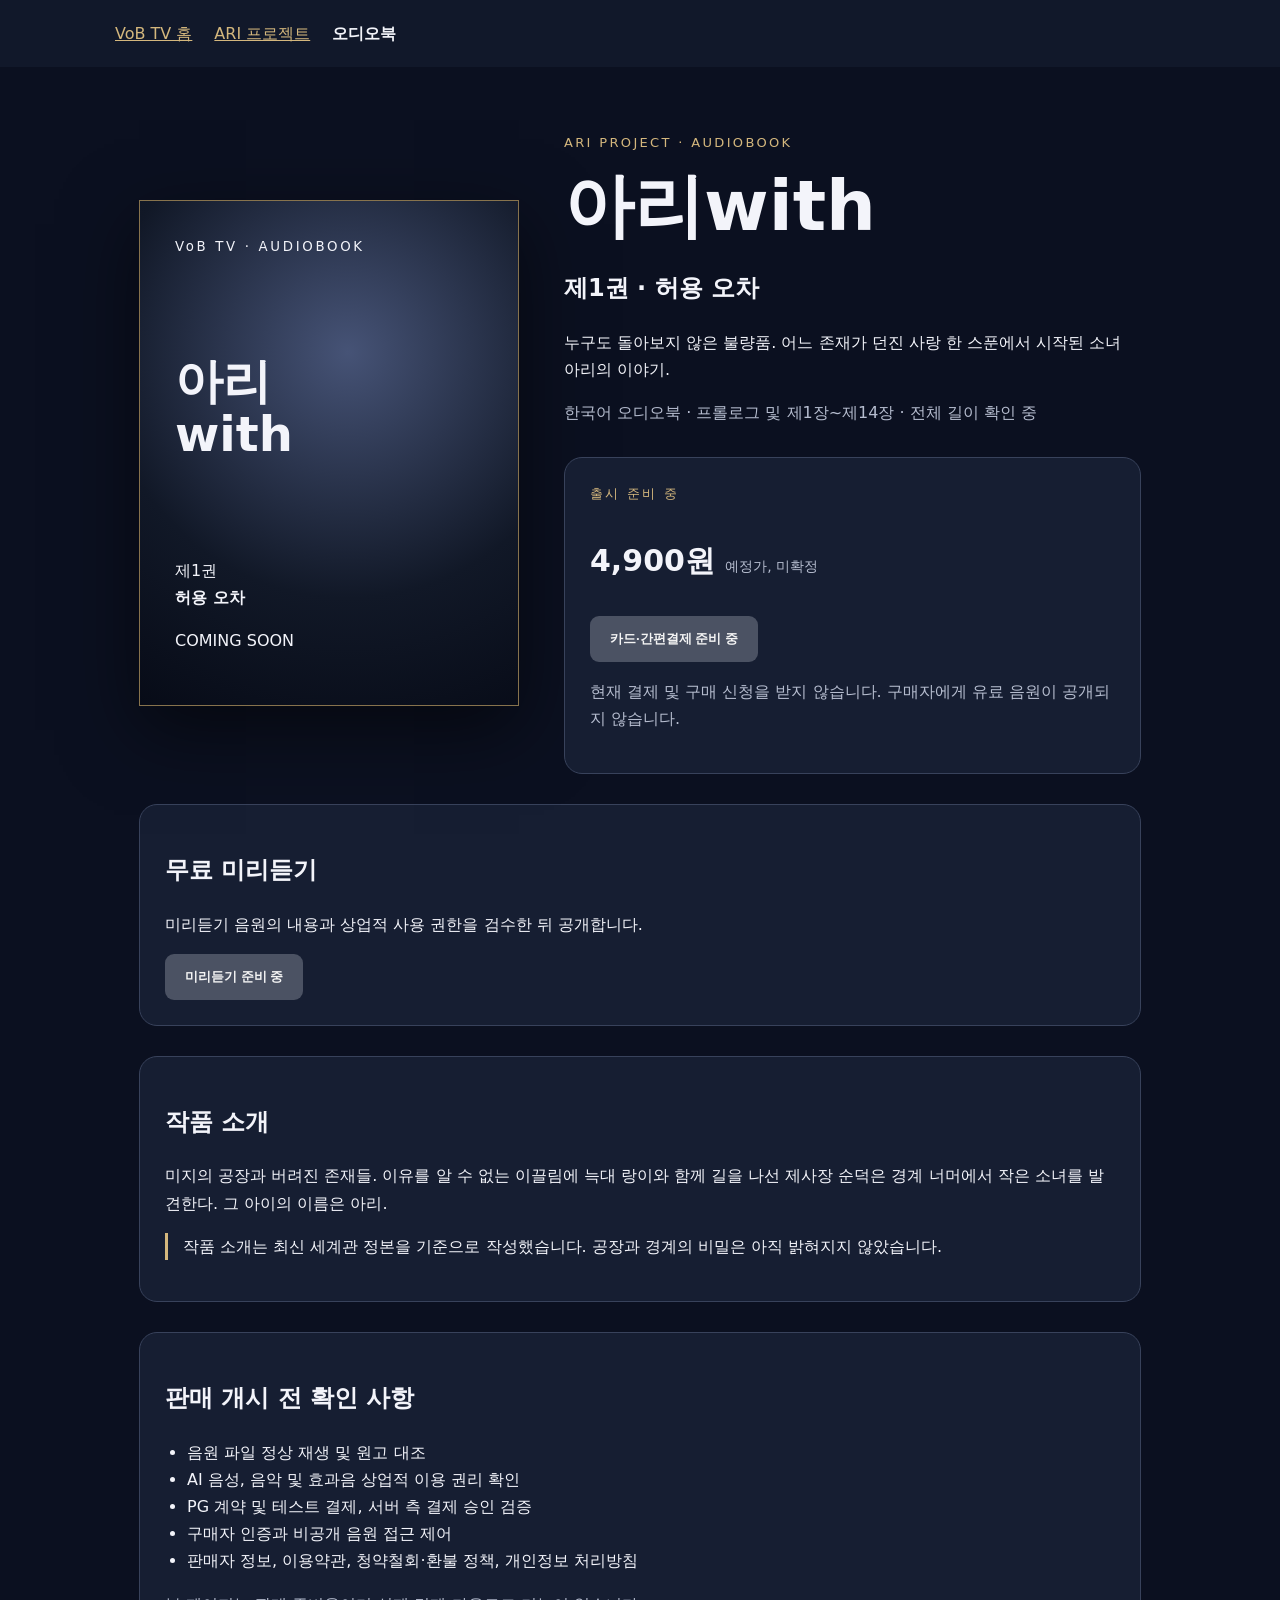
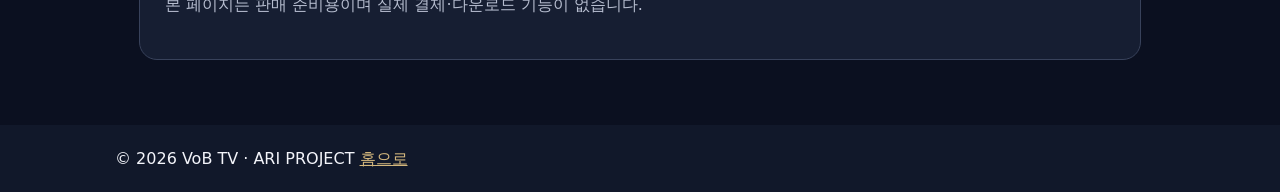
<file: audiobook.html>
<!doctype html>
<html lang="ko"><head><meta charset="utf-8"><meta name="viewport" content="width=device-width,initial-scale=1">
<title>《아리with》 오디오북 | VoB TV</title><meta name="description" content="VoB TV ARI 프로젝트 오디오북 제1권 허용 오차 출시 준비 페이지">
<style>
:root{color-scheme:dark;font-family:system-ui,'Noto Sans KR',sans-serif}*{box-sizing:border-box}body{margin:0;background:#0b1020;color:#f3f4fa;line-height:1.7}header,footer{padding:20px max(24px,calc((100% - 1050px)/2));background:#11182a}a{color:#d4b77d}nav a{margin-right:22px}main{max-width:1050px;margin:auto;padding:65px 24px}h1{font-size:clamp(36px,6vw,70px);line-height:1.2;margin:10px 0 20px}.tag{color:#d4b77d;letter-spacing:.18em;font-size:13px}.layout{display:grid;grid-template-columns:minmax(240px,380px) 1fr;gap:45px;align-items:center}.cover{aspect-ratio:3/4;border:1px solid #87734d;background:radial-gradient(circle at 55% 30%,#465376,#111827 60%,#070b17);display:flex;flex-direction:column;justify-content:space-between;padding:35px;box-shadow:0 24px 70px #0008}.cover strong{font-size:48px;line-height:1.1}.cover small{letter-spacing:.2em}.panel{background:#161e32;border:1px solid #38425b;border-radius:18px;padding:25px;margin-top:30px}.price{font-size:30px;font-weight:800}.muted{color:#b6bdcf}button{padding:14px 20px;border:0;border-radius:9px;font-weight:700;background:#4b5263;color:#f4f4f4;cursor:not-allowed}audio{width:100%;margin-top:10px}.note{border-left:3px solid #d4b77d;padding-left:15px}ul{padding-left:22px}@media(max-width:740px){.layout{grid-template-columns:1fr}.cover{max-width:360px}main{padding-top:35px}}
</style></head><body>
<header><nav aria-label="사이트 메뉴"><a href="index.html">VoB TV 홈</a><a href="ari.html">ARI 프로젝트</a><strong>오디오북</strong></nav></header>
<main><div class="layout"><div class="cover" role="img" aria-label="아리with 오디오북 임시 타이포그래피 표지"><small>VoB TV · AUDIOBOOK</small><strong>아리<br>with</strong><div>제1권<br><b>허용 오차</b><p>COMING SOON</p></div></div>
<div><div class="tag">ARI PROJECT · AUDIOBOOK</div><h1>아리with</h1><h2>제1권 · 허용 오차</h2><p>누구도 돌아보지 않은 불량품. 어느 존재가 던진 사랑 한 스푼에서 시작된 소녀 아리의 이야기.</p><p class="muted">한국어 오디오북 · 프롤로그 및 제1장~제14장 · 전체 길이 확인 중</p><div class="panel"><div class="tag">출시 준비 중</div><p class="price">4,900원 <span class="muted" style="font-size:14px;font-weight:400">예정가, 미확정</span></p><button type="button" disabled aria-disabled="true">카드·간편결제 준비 중</button><p class="muted">현재 결제 및 구매 신청을 받지 않습니다. 구매자에게 유료 음원이 공개되지 않습니다.</p></div></div></div>
<section class="panel"><h2>무료 미리듣기</h2><p>미리듣기 음원의 내용과 상업적 사용 권한을 검수한 뒤 공개합니다.</p><button type="button" disabled>미리듣기 준비 중</button></section>
<section class="panel"><h2>작품 소개</h2><p>미지의 공장과 버려진 존재들. 이유를 알 수 없는 이끌림에 늑대 랑이와 함께 길을 나선 제사장 순덕은 경계 너머에서 작은 소녀를 발견한다. 그 아이의 이름은 아리.</p><p class="note">작품 소개는 최신 세계관 정본을 기준으로 작성했습니다. 공장과 경계의 비밀은 아직 밝혀지지 않았습니다.</p></section>
<section class="panel"><h2>판매 개시 전 확인 사항</h2><ul><li>음원 파일 정상 재생 및 원고 대조</li><li>AI 음성, 음악 및 효과음 상업적 이용 권리 확인</li><li>PG 계약 및 테스트 결제, 서버 측 결제 승인 검증</li><li>구매자 인증과 비공개 음원 접근 제어</li><li>판매자 정보, 이용약관, 청약철회·환불 정책, 개인정보 처리방침</li></ul><p class="muted">본 페이지는 판매 준비용이며 실제 결제·다운로드 기능이 없습니다.</p></section></main>
<footer>© 2026 VoB TV · ARI PROJECT <a href="index.html">홈으로</a></footer></body></html>
</file>
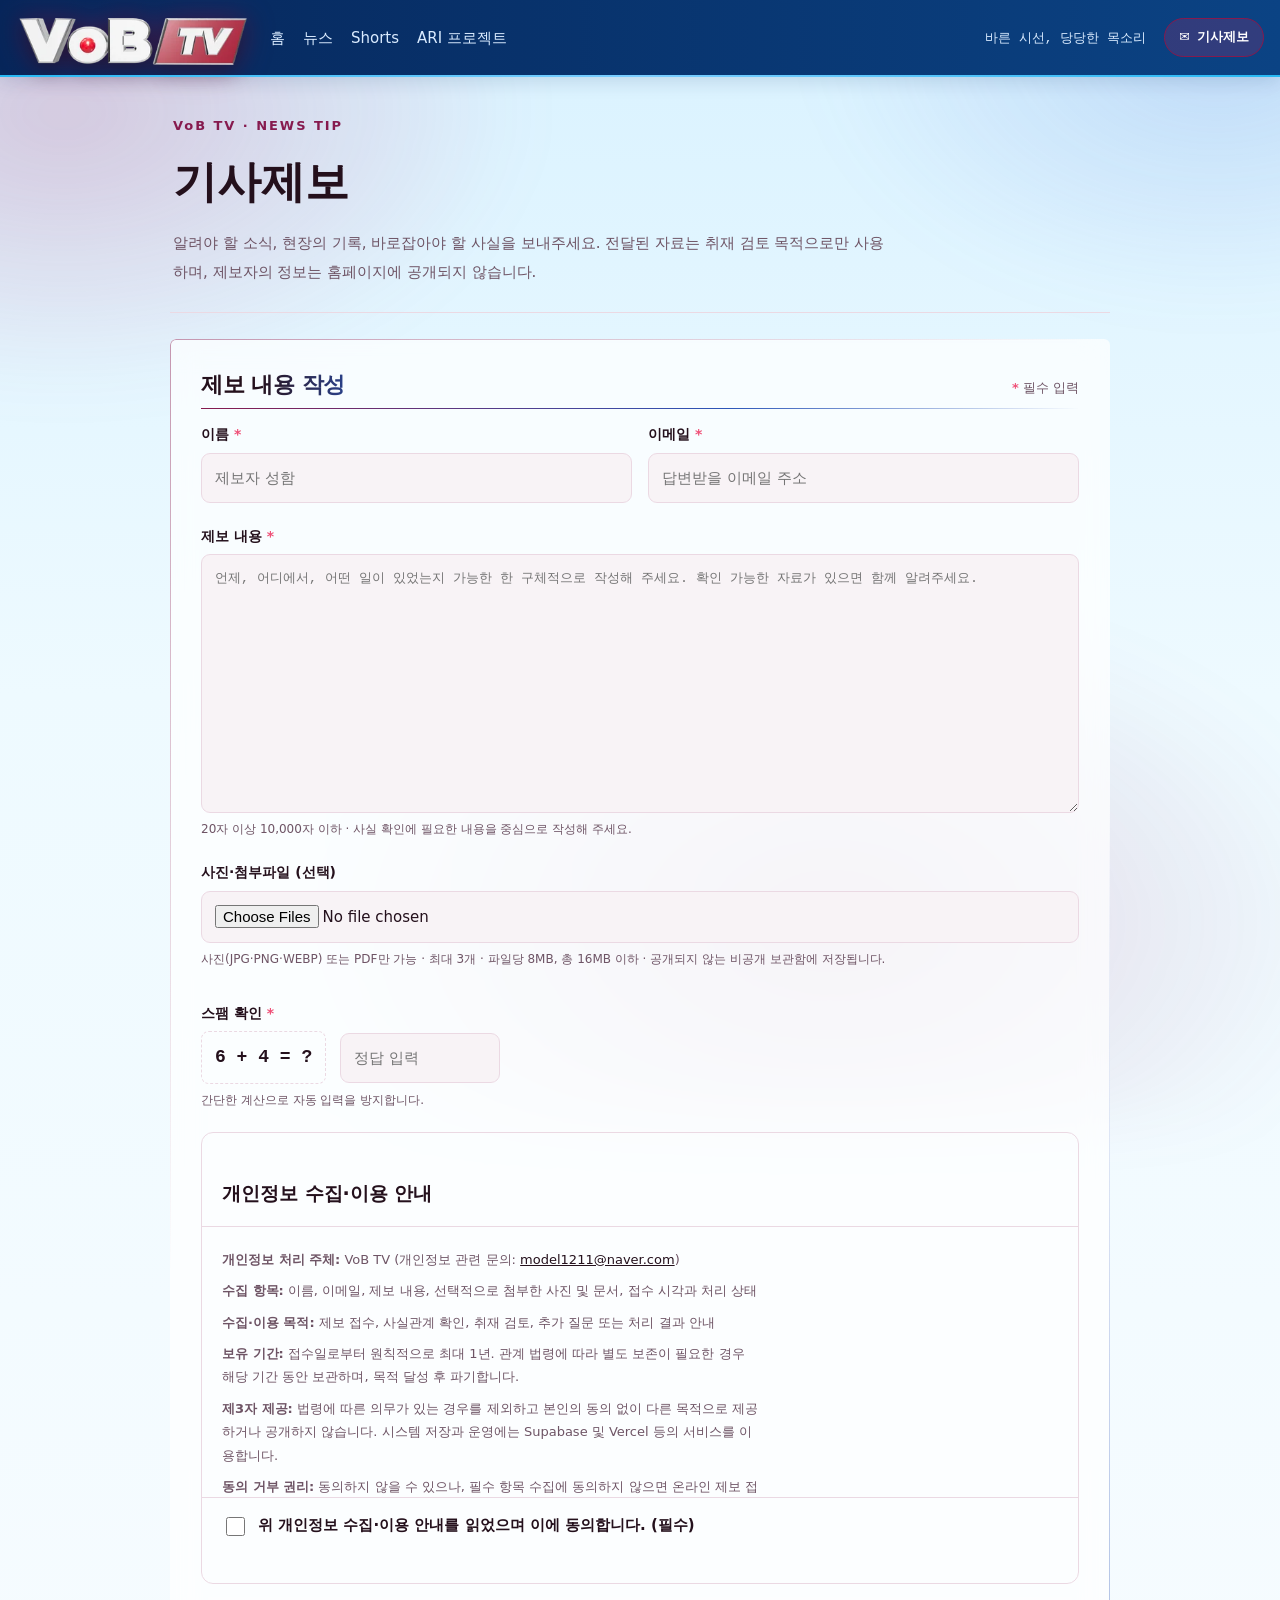
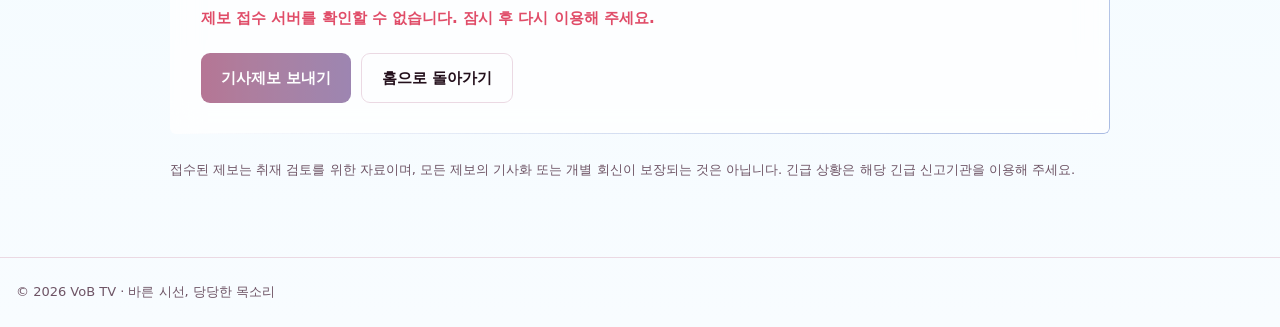
<file: tip.html>
<!doctype html>
<html lang="ko">
<head>
<meta charset="utf-8">
<meta name="viewport" content="width=device-width, initial-scale=1, viewport-fit=cover">
<title>기사제보 · VoB TV</title>
<meta name="description" content="VoB TV 기사제보. 시민의 목소리, 현장 이야기, 사진과 자료를 안전하게 보내주세요.">
<link rel="icon" href="/favicon.ico" sizes="any">
<link rel="icon" href="/favicon.svg" type="image/svg+xml">
<link rel="stylesheet" href="css/site.css?v=20261011-tips1">
<link rel="stylesheet" href="css/tip.css?v=20261011-tips1">
</head>
<body>
<header>
  <div class="wrap bar">
    <a class="logo" href="index.html" aria-label="VoB TV 홈"><span class="l3d"><i class="spin" role="img" aria-label="VoB TV"></i></span><small>Victory Begins with Our Voice</small></a>
    <button class="menu-toggle" type="button" aria-expanded="false" aria-controls="siteNav" hidden><span aria-hidden="true">☰</span> 메뉴</button>
    <nav id="siteNav" aria-label="분야"><a href="index.html">홈</a><a href="index.html#newsSec">뉴스</a><a href="index.html#shorts">Shorts</a><a href="ari.html">ARI 프로젝트</a></nav>
    <span class="clock tip-header-note">바른 시선, 당당한 목소리</span>
    <a class="tip-header-link" href="tip.html" aria-current="page"><span aria-hidden="true">✉</span> 기사제보</a>
  </div>
</header>
<main class="wrap tip-layout">
  <section class="tip-intro">
    <span class="tip-eyebrow">VoB TV · NEWS TIP</span>
    <h1>기사제보</h1>
    <p>알려야 할 소식, 현장의 기록, 바로잡아야 할 사실을 보내주세요. 전달된 자료는 취재 검토 목적으로만 사용하며, 제보자의 정보는 홈페이지에 공개되지 않습니다.</p>
  </section>
  <section class="studio tip-panel" aria-labelledby="tipFormHeading">
    <div class="sechead"><h2 id="tipFormHeading">제보 내용 작성</h2><span><b class="tip-required">*</b> 필수 입력</span></div>
    <form id="tipForm" novalidate>
      <div class="tip-two">
        <div class="field"><label for="tipName">이름 <span class="tip-required">*</span></label><input id="tipName" name="name" autocomplete="name" maxlength="80" required placeholder="제보자 성함"></div>
        <div class="field"><label for="tipEmail">이메일 <span class="tip-required">*</span></label><input id="tipEmail" name="email" type="email" autocomplete="email" maxlength="254" required placeholder="답변받을 이메일 주소"></div>
      </div>
      <div class="field"><label for="tipContent">제보 내용 <span class="tip-required">*</span></label><textarea id="tipContent" name="content" rows="10" required minlength="20" maxlength="10000" placeholder="언제, 어디에서, 어떤 일이 있었는지 가능한 한 구체적으로 작성해 주세요. 확인 가능한 자료가 있으면 함께 알려주세요."></textarea><small>20자 이상 10,000자 이하 · 사실 확인에 필요한 내용을 중심으로 작성해 주세요.</small></div>
      <div class="field">
        <label for="tipFiles">사진·첨부파일 (선택)</label>
        <input id="tipFiles" type="file" accept="image/jpeg,image/png,image/webp,application/pdf,.jpg,.jpeg,.png,.webp,.pdf" multiple>
        <small>사진(JPG·PNG·WEBP) 또는 PDF만 가능 · 최대 3개 · 파일당 8MB, 총 16MB 이하 · 공개되지 않는 비공개 보관함에 저장됩니다.</small>
        <ul id="tipFileList" class="tip-file-list" aria-live="polite"></ul>
      </div>
      <div class="tip-honeypot" aria-hidden="true"><label for="tipWebsite">홈페이지 주소 (입력하지 마세요)</label><input type="text" id="tipWebsite" name="website" tabindex="-1" autocomplete="off"></div>
      <div class="field tip-spam"><label for="tipCaptcha">스팸 확인 <span class="tip-required">*</span></label><div class="tip-captcha"><span id="tipQuestion"></span><input id="tipCaptcha" type="text" inputmode="numeric" maxlength="3" required autocomplete="off" aria-describedby="tipCaptchaInfo" placeholder="정답 입력"></div><small id="tipCaptchaInfo">간단한 계산으로 자동 입력을 방지합니다.</small></div>
      <section class="tip-privacy" aria-labelledby="privacyHeading">
        <h2 id="privacyHeading">개인정보 수집·이용 안내</h2>
        <div class="tip-privacy-scroll">
          <p><strong>개인정보 처리 주체:</strong> VoB TV (개인정보 관련 문의: <a href="mailto:model1211@naver.com">model1211@naver.com</a>)</p>
          <p><strong>수집 항목:</strong> 이름, 이메일, 제보 내용, 선택적으로 첨부한 사진 및 문서, 접수 시각과 처리 상태</p>
          <p><strong>수집·이용 목적:</strong> 제보 접수, 사실관계 확인, 취재 검토, 추가 질문 또는 처리 결과 안내</p>
          <p><strong>보유 기간:</strong> 접수일로부터 원칙적으로 최대 1년. 관계 법령에 따라 별도 보존이 필요한 경우 해당 기간 동안 보관하며, 목적 달성 후 파기합니다.</p>
          <p><strong>제3자 제공:</strong> 법령에 따른 의무가 있는 경우를 제외하고 본인의 동의 없이 다른 목적으로 제공하거나 공개하지 않습니다. 시스템 저장과 운영에는 Supabase 및 Vercel 등의 서비스를 이용합니다.</p>
          <p><strong>동의 거부 권리:</strong> 동의하지 않을 수 있으나, 필수 항목 수집에 동의하지 않으면 온라인 제보 접수가 어렵습니다.</p>
          <p><strong>정보 관련 요청:</strong> 수집 정보의 열람·정정·삭제 등은 위 문의 이메일로 요청할 수 있습니다. 민감한 개인정보나 타인의 정보를 불필요하게 기재하지 않도록 주의해 주세요.</p>
        </div>
        <label class="tip-consent"><input type="checkbox" id="tipConsent" required><span>위 개인정보 수집·이용 안내를 읽었으며 이에 동의합니다. <strong>(필수)</strong></span></label>
      </section>
      <div id="tipMessage" class="tip-message" role="status" aria-live="polite"></div>
      <div class="tip-actions"><button class="btn" id="tipSubmit" type="submit">기사제보 보내기</button><a class="btn ghost" href="index.html">홈으로 돌아가기</a></div>
    </form>
  </section>
  <p class="tip-footnote">접수된 제보는 취재 검토를 위한 자료이며, 모든 제보의 기사화 또는 개별 회신이 보장되는 것은 아닙니다. 긴급 상황은 해당 긴급 신고기관을 이용해 주세요.</p>
</main>
<footer><div class="wrap">© 2026 VoB TV · 바른 시선, 당당한 목소리</div></footer>
<script src="js/supabase-vendor.js"></script>
<script src="js/nav.js?v=20261008-ari1"></script>
<script src="js/config.js?v=20261008-ari1"></script>
<script src="js/data.js?v=20261011-ari-manual-only"></script>
<script src="js/tip.js?v=20261011-tips3"></script>
</body>
</html>
</file>
<file: css/site.css>
/* 레이아웃: AI 배너 → 대형 방송 플레이어 + 편성표 → AI 브리핑 → 속보 자막 → 숏츠 → 기사 → (관리자 전용) 영상 등록 */
:root{
  --bg:#160a12; --surface:#22101c; --ink:#f7eef3; --muted:#b99cad; --line:#3e1d31;
  --brand:#b62c68; --brand-ink:#ffffff; --glow:#7fa2e8; --onair:#e0284f; --stage:#000;
  --display:"Nanum Myeongjo","AppleMyungjo","Batang",serif;
  --logo:"Playfair Display","Nanum Myeongjo",Georgia,serif;
  --tech:"Chakra Petch","IBM Plex Mono",ui-monospace,monospace;
  --body:"IBM Plex Sans KR","Apple SD Gothic Neo","Malgun Gothic",system-ui,sans-serif;
  --mono:"IBM Plex Mono",ui-monospace,Menlo,monospace;
  color-scheme:dark;
}
@media (prefers-color-scheme: light){:root:not([data-theme="dark"]){
  --bg:#f8f3f6; --surface:#ffffff; --ink:#24101c; --muted:#6e5465; --line:#ebd9e3;
  --brand:#861a4e; --brand-ink:#ffffff; --glow:#2c4a94; --onair:#c8102e; --blue:#2c56b8; color-scheme:light}}
:root[data-theme="light"]{
  --bg:#f8f3f6; --surface:#ffffff; --ink:#24101c; --muted:#6e5465; --line:#ebd9e3;
  --brand:#861a4e; --brand-ink:#ffffff; --glow:#2c4a94; --onair:#c8102e; --blue:#2c56b8; color-scheme:light}
*{box-sizing:border-box}
body{margin:0;background:var(--bg);color:var(--ink);font:15px/1.6 var(--body)}
a{color:inherit}
button,input,select{font:inherit;color:inherit}
:focus-visible{outline:2px solid var(--brand);outline-offset:2px}
.wrap{max-width:1280px;margin:0 auto;padding-inline:16px}

/* 상단 바 */
header{background:var(--surface);border-bottom:1px solid var(--line);position:sticky;top:env(safe-area-inset-top,0px);z-index:10}
.bar{display:flex;align-items:center;gap:24px;min-height:60px;flex-wrap:wrap}
.logo{font:900 34px/1 var(--logo);letter-spacing:-.5px;text-decoration:none;display:flex;align-items:baseline;gap:2px}
.logo b{color:var(--brand);font-weight:900;font-style:italic}
.logo small{font:500 11px var(--mono);color:var(--muted);margin-left:8px;letter-spacing:.08em}
nav{display:flex;gap:18px;flex-wrap:wrap;flex:1;min-width:0}
nav a{text-decoration:none;font-weight:500;color:var(--muted)}
nav a:hover,nav a[aria-current]{color:var(--ink)}
.clock{font:500 13px var(--mono);color:var(--muted);font-variant-numeric:tabular-nums}

/* 방송 영역 */
.broadcast{display:grid;grid-template-columns:minmax(0,1fr) 320px;gap:20px;padding-block:20px}
@media (max-width:960px){.broadcast{grid-template-columns:1fr}}
.player{background:var(--stage);border-radius:6px;overflow:hidden;position:relative;aspect-ratio:16/9;max-width:100%}
.player canvas,.player video,.player iframe{position:absolute;inset:0;width:100%;height:100%;border:0;display:block;background:#000}
.player .notice{position:absolute;inset:0;display:grid;place-content:center;gap:10px;text-align:center;padding:24px;color:#e8ecf5;background:radial-gradient(circle at 50% 40%,#1a2546,#05080f)}
.player .notice a{color:#9fb3ff}
.badge{display:inline-flex;align-items:center;gap:6px;font:700 12px var(--body);letter-spacing:.08em;padding:3px 8px;border-radius:3px;background:var(--onair);color:#fff}
.badge::before{content:"";width:7px;height:7px;border-radius:50%;background:#fff;animation:blink 1.2s infinite}
.badge.vod{background:transparent;color:var(--glow);box-shadow:inset 0 0 0 1px var(--glow)}
.badge.vod::before{display:none}
@keyframes blink{50%{opacity:.25}}
.nowinfo{display:flex;gap:12px;align-items:flex-start;padding-top:14px;flex-wrap:wrap}
.nowinfo h1{font:26px/1.3 var(--display);margin:0;text-wrap:balance;flex:1;min-width:0;font-weight:800}
.nowinfo p{margin:14px 0 0;color:var(--muted);flex-basis:100%}
.srcline{font:500 12px var(--mono);color:var(--muted)}

/* 편성표 */
aside{background:var(--surface);border:1px solid var(--line);border-radius:6px;display:flex;flex-direction:column;min-width:0}
aside h2{font:18px var(--display);font-weight:800;margin:0;padding:14px 16px;border-bottom:1px solid var(--line)}
.lineup{list-style:none;margin:0;padding:0;overflow:auto;max-height:520px}
.lineup button{all:unset;box-sizing:border-box;cursor:pointer;display:grid;grid-template-columns:52px 1fr;gap:10px;padding:12px 16px;width:100%;border-bottom:1px solid var(--line)}
.lineup button:hover{background:var(--bg)}
.lineup button[aria-pressed="true"]{background:var(--bg);box-shadow:inset 3px 0 0 var(--brand)}
.lineup time{font:500 12px var(--mono);color:var(--muted);padding-top:3px}
.lineup strong{display:block;font-weight:700;line-height:1.4}
.lineup span{font-size:12px;color:var(--muted)}
.tag{font:700 10px var(--body);letter-spacing:.06em;padding:1px 5px;border-radius:2px;margin-right:6px;vertical-align:1px}
.tag.live{background:var(--onair);color:#fff}
.tag.vod{border:1px solid var(--line);color:var(--muted)}

/* 속보 자막 */
.ticker{display:flex;background:#3a1030;color:#f7eef3;border-radius:4px;overflow:hidden;align-items:stretch}
.ticker b{background:#a31f5e;color:#fff;font:15px var(--display);font-weight:800;padding:8px 14px;white-space:nowrap;display:flex;align-items:center}
.ticker .track{overflow:hidden;flex:1;min-width:0;display:flex;align-items:center}
.ticker .run{white-space:nowrap;padding-left:100%;animation:crawl 40s linear infinite}
.ticker .run span{margin-right:48px}
@keyframes crawl{to{transform:translateX(-100%)}}
@media (prefers-reduced-motion:reduce){.ticker .run{animation:none;padding-left:16px}.badge::before{animation:none}}

section{padding-block:28px}
.sechead{display:flex;align-items:baseline;justify-content:space-between;gap:12px;margin-bottom:14px}
.sechead h2{font:22px var(--display);font-weight:800;margin:0}
.sechead span{font-size:13px;color:var(--muted)}

/* 숏츠 */
.shorts{display:grid;grid-auto-flow:column;grid-auto-columns:minmax(162px,188px);gap:16px;overflow-x:auto;padding:2px 2px 12px;scrollbar-width:none;-ms-overflow-style:none;scroll-snap-type:x proximity}
.shorts::-webkit-scrollbar{display:none}
.short-card{min-width:0;scroll-snap-align:start}
.short{position:relative;display:block;width:100%;padding:0;border:0;border-radius:10px;overflow:hidden;cursor:pointer;aspect-ratio:9/16;color:#fff;background-size:cover;background-position:center;box-shadow:0 1px 3px rgba(0,0,0,.16);transition:transform .18s ease,box-shadow .18s ease}
.short img{position:absolute;inset:0;width:100%;height:100%;object-fit:cover;object-position:center;display:block}
.short::after{content:"";position:absolute;inset:0;background:linear-gradient(180deg,transparent 68%,rgba(0,0,0,.16));pointer-events:none}
.short:hover{transform:translateY(-2px);box-shadow:0 6px 18px rgba(0,0,0,.22)}
.short:focus-visible,.short-title:focus-visible{outline:2px solid var(--brand);outline-offset:3px}
.short-badge{position:absolute;left:10px;bottom:10px;z-index:2;padding:4px 7px;border-radius:3px;background:rgba(0,0,0,.72);font:700 10px/1 var(--body);color:#fff}
.short-play{position:absolute;right:10px;bottom:10px;z-index:2;width:30px;height:30px;border-radius:50%;display:grid;place-items:center;background:rgba(0,0,0,.62);font-size:11px;padding-left:1px}
.short-title{display:block;width:100%;margin:9px 0 0;padding:0;border:0;background:none;color:var(--ink);cursor:pointer;text-align:left;font:600 14px/1.35 var(--body);display:-webkit-box;-webkit-line-clamp:2;-webkit-box-orient:vertical;overflow:hidden;min-height:38px}
.ari-shorts{grid-auto-columns:minmax(162px,188px)}
.ari-short-card{min-width:0;scroll-snap-align:start}
.ari-short{position:relative;display:block;width:100%;padding:0;border:0;border-radius:10px;overflow:hidden;cursor:pointer;aspect-ratio:9/16;background:var(--surface);box-shadow:0 1px 3px rgba(0,0,0,.16);transition:transform .18s ease,box-shadow .18s ease}
.ari-short img{position:absolute;inset:0;width:100%;height:100%;object-fit:cover;display:block}
.ari-short::after{content:"";position:absolute;inset:0;background:linear-gradient(180deg,transparent 68%,rgba(0,0,0,.18));pointer-events:none}
.ari-short:hover{transform:translateY(-2px);box-shadow:0 6px 18px rgba(0,0,0,.22)}
.ari-short-badge{position:absolute;left:10px;bottom:10px;z-index:2;padding:4px 7px;border-radius:3px;background:rgba(0,0,0,.72);font:700 10px/1 var(--body);color:#fff}
.ari-short-title{display:block;width:100%;margin:9px 0 0;padding:0;border:0;background:none;color:var(--ink);cursor:pointer;text-align:left;font:600 14px/1.35 var(--body);display:-webkit-box;-webkit-line-clamp:2;-webkit-box-orient:vertical;overflow:hidden;min-height:38px}
.ari-news-sec{margin-top:4px}
.ari-news-shelf{grid-auto-columns:minmax(162px,188px)}
.ari-news-home-shelf{grid-auto-columns:minmax(162px,188px)}
.ari-news-home-card{min-width:0;scroll-snap-align:start}
.ari-news-home-short{aspect-ratio:9/16}
.ari-news-home-short img{position:absolute;inset:0;width:100%;height:100%;object-fit:cover;display:block}
.ari-news-home-title{min-height:38px}
.ari-short:focus-visible,.ari-short-title:focus-visible{outline:2px solid var(--brand);outline-offset:3px}
.shorts-head h2{display:flex;align-items:center;gap:8px}
.shorts-icon{display:inline-grid;place-items:center;width:22px;height:22px;border-radius:7px;background:#111;color:#fff;font-size:10px;transform:none}

/* 기사 */
.news{display:grid;grid-template-columns:repeat(auto-fill,minmax(260px,1fr));gap:20px}
.card{display:flex;flex-direction:column;gap:8px;min-width:0}
.thumb{aspect-ratio:16/9;border-radius:4px;max-width:100%;display:flex;align-items:flex-end;padding:10px;color:#fff;font:500 11px var(--mono);letter-spacing:.06em}
.card h3{margin:0;font-size:17px;line-height:1.4;text-wrap:balance}
.card .meta{font-size:12px;color:var(--muted)}
.example{font-size:12px;color:var(--muted);margin-top:10px}

/* 영상 등록 */
.studio{background:var(--surface);border:1px solid var(--line);border-radius:6px;padding:20px;display:grid;gap:16px}
.studio p{margin:0;color:var(--muted);max-width:65ch}
.rows{display:grid;grid-template-columns:repeat(auto-fit,minmax(280px,1fr));gap:16px}
.field{display:grid;gap:6px;min-width:0}
.field label{font-weight:700;font-size:14px}
.field small{color:var(--muted);font-size:12px}
.inline{display:flex;gap:8px;flex-wrap:wrap}
.inline input[type=text],.inline input[type=url]{flex:1;min-width:0;padding:9px 11px;border:1px solid var(--line);border-radius:4px;background:var(--bg)}
.btn{padding:9px 16px;border-radius:4px;border:0;background:var(--brand);color:var(--brand-ink);font-weight:700;cursor:pointer}
.btn.ghost{background:transparent;border:1px solid var(--line);color:var(--ink)}
.msg{font-size:13px;min-height:1.4em;color:var(--muted)}
footer{border-top:1px solid var(--line);padding-block:24px;color:var(--muted);font-size:13px;margin-top:20px}
.footer-wrap{position:relative;display:flex;align-items:center;justify-content:space-between;gap:16px}
.footer-admin{margin-left:auto;color:var(--muted);font-size:12px;text-decoration:none;opacity:.72;transition:opacity .18s ease,color .18s ease}
.footer-admin:hover,.footer-admin:focus-visible{color:var(--ink);opacity:1;text-decoration:underline}
@media (max-width:760px){.footer-wrap{align-items:flex-end}.footer-admin{font-size:11px}}

/* AI 배너 */
.banner{position:relative;border-radius:10px;overflow:hidden;margin-top:16px;aspect-ratio:2560/450;max-width:100%;background:#05070d;border:1px solid var(--line)}
.banner canvas,.banner img{position:absolute;inset:0;width:100%;height:100%;object-fit:cover;display:block}
.banner .copy{position:absolute;inset:0;display:flex;flex-direction:column;justify-content:center;gap:6px;padding:0 clamp(16px,4vw,48px);color:#fff;pointer-events:none}
.banner .k{font:700 12px var(--tech);letter-spacing:.24em;color:#e7a3c4}
.banner .t{font:900 clamp(30px,5vw,64px)/1.05 var(--logo);letter-spacing:-.01em;text-shadow:0 0 28px rgba(150,26,90,.6)}
.banner .t i{color:#e0488a}
.banner .s{font-size:clamp(12px,1.4vw,15px);color:#c7d0e4;max-width:44ch}
.banner.has-img .copy{display:none}
.banner:not(.has-img){min-height:150px}
.clock,.lineup time{font-family:var(--tech)}
.logo small{font-family:var(--tech)}
.player{box-shadow:0 0 0 1px var(--line),0 20px 60px -20px rgba(182,44,104,.3)}
/* AI 브리핑 */
.ai{margin-top:16px;border:1px solid var(--line);border-radius:8px;background:linear-gradient(180deg,color-mix(in srgb,var(--brand) 7%,var(--surface)),var(--surface));padding:14px 16px;display:grid;gap:8px}
.ai header{all:unset;display:flex;align-items:center;gap:10px;flex-wrap:wrap}
.ai .chip{font:700 11px var(--tech);letter-spacing:.14em;color:var(--brand-ink);background:var(--brand);padding:2px 8px;border-radius:999px}
.ai h2{margin:0;font:16px var(--display);font-weight:800}
.ai .wave{display:flex;gap:3px;align-items:center;height:16px;margin-left:auto}
.ai .wave i{width:3px;background:var(--brand);border-radius:2px;animation:eq 1s ease-in-out infinite}
.ai .wave i:nth-child(2){animation-delay:-.2s}.ai .wave i:nth-child(3){animation-delay:-.4s}.ai .wave i:nth-child(4){animation-delay:-.6s}.ai .wave i:nth-child(5){animation-delay:-.8s}
@keyframes eq{0%,100%{height:4px}50%{height:16px}}
.ai ol{margin:0;padding-left:20px;display:grid;gap:4px}
.ai .cap{font:500 13px var(--mono);color:var(--muted);border-top:1px dashed var(--line);padding-top:8px;min-height:1.6em}
.ai .cap b{color:var(--glow);font-weight:500;margin-right:8px}
@media (prefers-reduced-motion:reduce){.ai .wave i{animation:none;height:10px}}

/* 청색 그라데이션 포인트 */
:root{--blue:#3f6fd8}
body{background:radial-gradient(900px 500px at 100% 0%,color-mix(in srgb,var(--blue) 14%,transparent),transparent 70%),radial-gradient(700px 500px at 0% 60%,color-mix(in srgb,var(--blue) 9%,transparent),transparent 70%),var(--bg);background-attachment:fixed}
body>header{border-bottom:0;box-shadow:0 1px 0 var(--line)}
body>header::after{content:"";position:absolute;left:0;right:0;bottom:-2px;height:2px;background:linear-gradient(90deg,var(--brand),var(--blue) 50%,var(--brand))}
.ticker{background:linear-gradient(90deg,#3a1030,#3a1030 55%,#1d2a63)}
.player{box-shadow:0 0 0 1px var(--line),-30px 24px 70px -30px rgba(182,44,104,.45),30px 24px 70px -30px rgba(63,111,216,.4)}
.ai{background:linear-gradient(120deg,color-mix(in srgb,var(--brand) 10%,var(--surface)),var(--surface) 55%,color-mix(in srgb,var(--blue) 12%,var(--surface)))}
.ai .chip{background:linear-gradient(90deg,var(--brand),var(--blue))}
.sechead h2{background:linear-gradient(90deg,var(--ink) 40%,color-mix(in srgb,var(--blue) 70%,var(--ink)));-webkit-background-clip:text;background-clip:text;color:transparent}
.sechead{border-bottom:1px solid transparent;border-image:linear-gradient(90deg,var(--brand),var(--blue) 60%,transparent) 1;padding-bottom:8px}
aside h2{background:linear-gradient(90deg,color-mix(in srgb,var(--brand) 18%,var(--surface)),color-mix(in srgb,var(--blue) 16%,var(--surface)))}
.lineup button[aria-pressed="true"]{box-shadow:inset 3px 0 0 var(--brand);background:linear-gradient(90deg,color-mix(in srgb,var(--brand) 10%,var(--surface)),color-mix(in srgb,var(--blue) 8%,var(--surface)))}
.btn{background:linear-gradient(90deg,var(--brand),color-mix(in srgb,var(--brand) 55%,var(--blue)))}

/* 광고 영역 */
aside.ads{background:none;border:0;gap:12px}
.adslot{position:relative;aspect-ratio:300/125;max-width:100%;border-radius:8px;display:grid;place-content:center;gap:2px;text-align:center;padding:10px;
  background:linear-gradient(140deg,color-mix(in srgb,var(--brand) 22%,var(--surface)),var(--surface) 55%,color-mix(in srgb,var(--blue) 20%,var(--surface)));
  border:1px dashed color-mix(in srgb,var(--brand) 45%,var(--line))}
.adslot strong{font:800 17px var(--display)}
.adslot small{font:500 12px var(--mono);color:var(--muted)}
.adslot em{font-style:normal;font-size:13px;color:var(--muted)}
.adtag{position:absolute;top:8px;right:8px;font:700 10px var(--tech);letter-spacing:.12em;padding:1px 6px;border-radius:3px;border:1px solid var(--line);color:var(--muted)}
@media (max-width:960px){aside.ads{display:grid;grid-template-columns:repeat(auto-fit,minmax(260px,1fr))}}
/* 편성표 (가로 줄) */
.sched{padding-block:20px 0}
.lineup.row{display:grid;grid-template-columns:repeat(auto-fit,minmax(min(100%,190px),1fr));gap:10px;overflow:visible;max-height:none}
.lineup.row button{grid-template-columns:44px 1fr;gap:8px;padding:12px}
.lineup.row .tag{display:table;margin:0 0 4px}
.lineup.row strong{text-wrap:balance}
.lineup.row button{border:1px solid var(--line);border-radius:6px;background:var(--surface);height:100%}

/* ===== 세련된 AI 스타일 ===== */
@property --ang{syntax:"<angle>";inherits:false;initial-value:0deg}
:root{--glass:color-mix(in srgb,var(--surface) 62%,transparent);--edge1:rgba(214,66,138,.7);--edge2:rgba(80,130,240,.6)}
@media (prefers-color-scheme: light){:root:not([data-theme="dark"]){--glass:color-mix(in srgb,#fff 72%,transparent);--edge1:rgba(134,26,78,.45);--edge2:rgba(44,86,184,.4)}}
:root[data-theme="light"]{--glass:color-mix(in srgb,#fff 72%,transparent);--edge1:rgba(134,26,78,.45);--edge2:rgba(44,86,184,.4)}
/* 은은하게 움직이는 배경 빛 + 격자 */
body::before{content:"";position:fixed;inset:-25%;z-index:-2;pointer-events:none;
  background:radial-gradient(35% 30% at 20% 25%,rgba(182,44,104,.22),transparent 70%),radial-gradient(30% 28% at 80% 20%,rgba(63,111,216,.18),transparent 70%),radial-gradient(40% 35% at 60% 85%,rgba(140,30,90,.16),transparent 70%);
  filter:blur(30px);animation:drift 28s ease-in-out infinite alternate}
body::after{content:"";position:fixed;inset:0;z-index:-1;pointer-events:none;
  background-image:linear-gradient(rgba(255,255,255,.025) 1px,transparent 1px),linear-gradient(90deg,rgba(255,255,255,.025) 1px,transparent 1px);background-size:44px 44px;
  -webkit-mask-image:radial-gradient(ellipse at 50% 0%,#000 30%,transparent 75%);mask-image:radial-gradient(ellipse at 50% 0%,#000 30%,transparent 75%)}
@keyframes drift{to{transform:translate3d(4%,3%,0) rotate(8deg)}}
/* 유리 질감 상단 바 */
body>header{background:var(--glass);-webkit-backdrop-filter:blur(18px) saturate(1.4);backdrop-filter:blur(18px) saturate(1.4)}
nav a{position:relative;transition:color .2s}
nav a::after{content:"";position:absolute;left:0;right:0;bottom:-6px;height:2px;border-radius:2px;background:linear-gradient(90deg,var(--brand),var(--blue));transform:scaleX(0);transition:transform .25s}
nav a:hover::after,nav a[aria-current]::after{transform:scaleX(1)}
/* 유리 카드 + 빛 테두리 */
.ai,.adslot,.lineup.row button,.studio,aside:not(.ads){background:var(--glass);-webkit-backdrop-filter:blur(14px);backdrop-filter:blur(14px);border:1px solid transparent;position:relative}
.ai::before,.adslot::before,.lineup.row button::before,.studio::before{content:"";position:absolute;inset:-1px;border-radius:inherit;padding:1px;pointer-events:none;
  background:linear-gradient(135deg,var(--edge1),transparent 40%,transparent 60%,var(--edge2));
  -webkit-mask:linear-gradient(#000 0 0) content-box,linear-gradient(#000 0 0);-webkit-mask-composite:xor;mask-composite:exclude}
.adslot{border-style:solid;border-radius:10px}
.lineup.row button,.ai{border-radius:10px}
/* 마우스를 따라오는 빛 */
.spot{--mx:50%;--my:50%}
.spot::after{content:"";position:absolute;inset:0;border-radius:inherit;pointer-events:none;opacity:0;transition:opacity .3s;
  background:radial-gradient(220px circle at var(--mx) var(--my),rgba(214,66,138,.16),transparent 60%)}
.spot:hover::after{opacity:1}
.lineup.row button,.adslot{transition:transform .25s,box-shadow .25s}
.lineup.row button:hover,.adslot:hover{transform:translateY(-2px);box-shadow:0 12px 30px -12px rgba(182,44,104,.45)}
/* 방송 화면: 회전하는 빛 테두리 */
.ring{position:relative;border-radius:12px;padding:2px;
  background:conic-gradient(from var(--ang),#b62c68,#3f6fd8 25%,#e0488a 50%,#3f6fd8 75%,#b62c68);animation:spin 10s linear infinite;
  box-shadow:0 0 40px -10px rgba(182,44,104,.55),0 0 60px -20px rgba(63,111,216,.5)}
.ring .player{border-radius:10px;box-shadow:none}
@keyframes spin{to{--ang:360deg}}
/* AI 브리핑 */
.ai .status{font:600 11px var(--tech);letter-spacing:.08em;padding:2px 9px;border-radius:999px;color:var(--muted);border:1px solid var(--line)}
.ai .status.busy{background:linear-gradient(90deg,var(--muted) 0%,var(--ink) 50%,var(--muted) 100%);background-size:200% 100%;-webkit-background-clip:text;background-clip:text;color:transparent;animation:shimmer 1.8s linear infinite}
@keyframes shimmer{to{background-position:-200% 0}}
.ai ol li{animation:reveal .7s ease-out both;animation-delay:var(--d,0s)}
@keyframes reveal{from{opacity:.15;transform:translateX(-10px)}to{opacity:1;transform:none}}
.caret{display:inline-block;width:7px;height:1em;vertical-align:-2px;margin-left:2px;background:var(--brand);animation:blink 1s steps(1) infinite}
/* 섹션 제목: 깔끔한 고딕 */
.sechead h2,aside h2{font-family:var(--body);font-weight:700;letter-spacing:-.02em}
/* 숏츠·기사 썸네일 */
.short,.thumb{transition:transform .3s,box-shadow .3s}
.short:hover,.card:hover .thumb{transform:translateY(-3px);box-shadow:0 16px 36px -14px rgba(63,111,216,.5)}
.short{box-shadow:inset 0 0 0 1px rgba(255,255,255,.08)}
.ticker{-webkit-backdrop-filter:blur(12px);backdrop-filter:blur(12px);box-shadow:0 0 0 1px rgba(255,255,255,.06),0 10px 30px -15px rgba(182,44,104,.5)}
@media (prefers-reduced-motion:reduce){body::before,.ring,.ai .status.busy,.ai ol li,.caret{animation:none}}

/* ===== 실제 데이터용 추가 스타일 ===== */
a.adslot{text-decoration:none;color:inherit;padding:0;overflow:hidden}
a.adslot img{position:absolute;inset:0;width:100%;height:100%;object-fit:cover;border-radius:inherit}
.thumb{background-size:cover;background-position:center;position:relative;overflow:hidden}
.thumb.img::before{content:"";position:absolute;inset:0;background:linear-gradient(transparent 50%,rgba(0,0,0,.6))}
.thumb span{position:relative}
.card a{text-decoration:none;color:inherit}
.card p{margin:0;color:var(--muted);font-size:14px;display:-webkit-box;-webkit-line-clamp:2;-webkit-box-orient:vertical;overflow:hidden}
.short{background-size:cover;background-position:center}
.videos{display:grid;grid-template-columns:repeat(auto-fill,minmax(220px,1fr));gap:16px}
.vcard{all:unset;cursor:pointer;display:grid;gap:8px;min-width:0}
.vcard .thumb{aspect-ratio:16/9;border-radius:8px}
.vcard strong{font-size:15px;line-height:1.4;display:-webkit-box;-webkit-line-clamp:2;-webkit-box-orient:vertical;overflow:hidden}
.vcard small{color:var(--muted);font-size:12px}
.vcard:focus-visible{outline:2px solid var(--brand);outline-offset:3px;border-radius:8px}
.empty{color:var(--muted);font-size:14px;padding:12px 0}
.samplenote{font-size:12px;color:var(--muted);text-align:center;padding:8px 16px;border-bottom:1px solid var(--line)}
/* 기사 상세 */
.article{max-width:760px;margin:0 auto;padding-block:32px}
.article h1{font:800 clamp(26px,4vw,38px)/1.3 var(--display);margin:8px 0 12px;text-wrap:balance}
.article .meta{color:var(--muted);font-size:13px}
.article img{width:100%;border-radius:10px;margin:20px 0}
.article .body p{font-size:17px;line-height:1.85;margin:0 0 1.1em}
.back{display:inline-block;margin-top:24px;color:var(--brand)}
/* 관리자 */
.admin{padding-block:24px;display:grid;gap:20px}
.tabs{display:flex;gap:8px;flex-wrap:wrap}
.tabs button{padding:8px 14px;border-radius:999px;border:1px solid var(--line);background:var(--glass);cursor:pointer;font-weight:600}
.tabs button[aria-selected="true"]{background:linear-gradient(90deg,var(--brand),color-mix(in srgb,var(--brand) 55%,var(--blue)));color:#fff;border-color:transparent}
.grid2{display:grid;grid-template-columns:repeat(auto-fit,minmax(240px,1fr));gap:12px}
.field input,.field select,.field textarea{width:100%;padding:9px 11px;border:1px solid var(--line);border-radius:6px;background:var(--bg);color:var(--ink)}
.field textarea{min-height:110px;resize:vertical}
.field.check{display:flex;align-items:center;gap:8px}
.field.check input{width:auto}
.rows-list{list-style:none;margin:0;padding:0;display:grid;gap:8px}
.rows-list li{display:flex;gap:12px;align-items:center;justify-content:space-between;padding:10px 14px;border:1px solid var(--line);border-radius:8px;background:var(--glass);flex-wrap:wrap}
.rows-list li div{min-width:0;flex:1}
.rows-list strong{display:block;overflow:hidden;text-overflow:ellipsis;white-space:nowrap}
.rows-list small{color:var(--muted)}
.rows-list .act{display:flex;gap:6px}
.btn.sm{padding:6px 12px;font-size:13px}
.btn.danger{background:transparent;border:1px solid var(--onair);color:var(--onair)}
.preview-img{max-width:200px;border-radius:6px;margin-top:6px}

/* ===== 3D · 4차원 효과 ===== */
.bg4d{position:fixed;inset:0;width:100%;height:100%;z-index:-1;pointer-events:none}
.ai-body{display:grid;grid-template-columns:minmax(0,1fr) 260px;gap:20px;align-items:center}
.ai-text{display:grid;gap:8px;min-width:0}
.ai-core{margin:0;position:relative;aspect-ratio:1;max-width:100%;border-radius:12px;overflow:hidden;
  background:radial-gradient(circle at 50% 50%,color-mix(in srgb,var(--brand) 14%,transparent),transparent 70%)}
.ai-core canvas{position:absolute;inset:0;width:100%;height:100%;display:block}
.ai-core figcaption{position:absolute;left:0;right:0;bottom:8px;text-align:center;font:700 10px var(--tech);letter-spacing:.22em;color:var(--muted)}
@media (max-width:700px){.ai-body{grid-template-columns:1fr}.ai-core{width:200px;justify-self:center}}
/* 3D 기울기 카드 */
.adslot,.lineup.row button,.short,.vcard,.card{transform-style:preserve-3d;will-change:transform;transition:transform .18s ease-out,box-shadow .25s}
.adslot strong,.adslot small,.adslot em{transform:translateZ(18px)}
.sources{margin-top:28px;padding-top:12px;border-top:1px solid var(--line);font-size:13px;color:var(--muted)}
.ai-tag{font:700 10px var(--tech);letter-spacing:.1em;padding:1px 6px;border-radius:999px;margin-left:6px;color:#fff;background:linear-gradient(90deg,var(--brand),var(--blue));vertical-align:1px}

/* 주요 뉴스: 4칸 × 2줄, 자동 썸네일 */
.news{grid-template-columns:repeat(4,minmax(0,1fr))}
@media (max-width:1000px){.news{grid-template-columns:repeat(2,minmax(0,1fr))}}
@media (max-width:560px){.news{grid-template-columns:1fr}}
.thumb.gen{display:block;padding:0;border:1px solid rgba(255,255,255,.08);
  background:radial-gradient(120% 90% at 85% 15%,hsl(var(--h) 70% 42% / .9),transparent 60%),
             linear-gradient(135deg,hsl(var(--h) 55% 20%),hsl(228 60% 14%) 85%)}
.thumb.gen svg{position:absolute;inset:0;width:100%;height:100%}
.thumb.gen .cube line{stroke:rgba(255,220,240,.55);stroke-width:1.2}
.thumb.gen .k{position:absolute;top:10px;left:12px;padding:2px 8px;border-radius:20px;background:rgba(0,0,0,.35);
  border:1px solid rgba(255,255,255,.2);font:600 11px var(--mono);letter-spacing:.08em}
.thumb.gen .hl{position:absolute;left:12px;right:12px;bottom:28px;font:800 15px/1.35 "Nanum Myeongjo",serif;color:#fff;
  display:-webkit-box;-webkit-line-clamp:2;-webkit-box-orient:vertical;overflow:hidden;text-shadow:0 2px 10px rgba(0,0,0,.5)}
.thumb.gen .mk{position:absolute;left:12px;bottom:9px;font:italic 900 11px "Playfair Display",serif;letter-spacing:.12em;color:rgba(255,255,255,.7)}
.thumb.gen .mk em{color:hsl(var(--h) 90% 75%)}
.thumb .ai-img,.short .ai-img{position:absolute;z-index:2;top:8px;right:8px;font:600 10px var(--mono);font-style:normal;padding:2px 6px;border-radius:10px;background:rgba(0,0,0,.45);color:rgba(255,255,255,.85)}
.art-img{margin:0 0 20px}.art-img img{width:100%;border-radius:10px;display:block}
.art-img figcaption{font-size:12px;color:var(--muted);margin-top:6px}

/* 3D 렌더 로고: 36장 장면(스프라이트). 마우스를 올리면 좌우 45도로 흔들림 */
.logo{perspective:700px;align-items:center}
.logo .l3d{position:relative;display:inline-block;line-height:0;
  transform:rotateX(var(--rx,0deg)) rotateY(var(--ry,0deg));transition:transform .4s ease-out;
  filter:drop-shadow(0 6px 10px rgba(0,0,0,.35)) drop-shadow(0 0 14px rgba(160,20,80,.4))}
.logo .spin{--fw:236px;--fh:58px;display:block;width:var(--fw);height:var(--fh);margin:6px 0 -9px;
  background:url(../assets/logo3d-spin.webp?v=5) 0 0/calc(var(--fw)*36) var(--fh) no-repeat}
.logo .spin{position:relative}
/* 형광빛 줄기가 글자 위로 좌우로 스르륵 오갑니다 (로고 모양으로만 보이게 같은 스프라이트로 가림) */
.logo .spin::after{content:"";position:absolute;inset:0;pointer-events:none;mix-blend-mode:screen;
  -webkit-mask:url(../assets/logo3d-spin.webp?v=5) 0 0/calc(var(--fw)*36) var(--fh) no-repeat;
          mask:url(../assets/logo3d-spin.webp?v=5) 0 0/calc(var(--fw)*36) var(--fh) no-repeat;
  background:linear-gradient(100deg,transparent 30%,rgba(120,255,240,.0) 36%,rgba(140,255,235,.55) 44%,rgba(255,255,255,.95) 50%,rgba(255,120,220,.55) 56%,rgba(255,120,220,0) 64%,transparent 70%) no-repeat;
  background-size:300% 100%;animation:logoSheen 3.6s ease-in-out infinite alternate}
@keyframes logoSheen{from{background-position:100% 0}to{background-position:0 0}}
.logo:hover .spin{animation:logoSpin 2.4s steps(36) infinite}
.logo .spin::after{transition:opacity .3s}
.logo:hover .spin::after{opacity:0}
@keyframes logoSpin{to{background-position:calc(var(--fw)*-36) 0}}
@media (prefers-reduced-motion:reduce){.logo:hover .spin,.logo .spin::after,.logo:hover .spin::after{animation:none}}
@media (max-width:560px){.logo .spin{--fw:179px;--fh:44px;margin:5px 0 -6px}.logo small{display:none}}
.clock{white-space:nowrap}@media (max-width:900px){.clock{font-size:11px}}

/* ARI 프로젝트 코너: 소설(세로 표지) + 영상(가로 썸네일) */
.ari-hero{padding:36px 0 20px;text-align:center}
.ari-hero .chip{display:inline-block;font:700 12px var(--tech);letter-spacing:.2em;color:var(--brand-ink);background:linear-gradient(90deg,var(--brand),var(--blue,#3f6fd8));padding:4px 12px;border-radius:999px}
.ari-hero h1{font:800 clamp(30px,5vw,48px)/1.2 var(--display);margin:12px 0 8px}
.ari-hero p{color:var(--muted);margin:0 0 18px}
.ari-tabs{display:inline-flex;gap:6px;padding:4px;border:1px solid var(--line);border-radius:999px;background:var(--surface)}
.ari-tabs button{all:unset;cursor:pointer;padding:6px 16px;border-radius:999px;font-weight:500;color:var(--muted)}
.ari-tabs button[aria-selected="true"]{background:var(--brand);color:var(--brand-ink)}
.ari-tabs button:focus-visible{outline:2px solid var(--brand);outline-offset:2px}
#ariPage[data-show="novel"] .ari-video,#ariPage[data-show="novel"] .ari-stage,#ariPage[data-show="video"] .ari-novel{display:none}
.ari-stage{max-width:960px;margin:8px auto 28px}
.ari-stage .frame{aspect-ratio:16/9;background:#000;border-radius:10px;overflow:hidden}
.ari-stage iframe{width:100%;height:100%;border:0;display:block}
.ari-stage h2{font-size:18px;margin:12px 0 0}
.ari-sec{margin-bottom:32px}
.ari-grid{display:grid;grid-template-columns:repeat(auto-fill,minmax(160px,1fr));gap:18px}
.ari-grid.wide{grid-template-columns:repeat(auto-fill,minmax(240px,1fr))}
#ariTeaser{grid-template-columns:repeat(auto-fill,minmax(200px,1fr))}
.ari-card{all:unset;cursor:pointer;display:flex;flex-direction:column;gap:6px;min-width:0;color:inherit;text-decoration:none}
.ari-card strong{font-size:16px;line-height:1.4}
.ari-card small{font-size:12px;color:var(--muted)}
.ari-card p{margin:0;color:var(--muted);font-size:14px;display:-webkit-box;-webkit-line-clamp:2;-webkit-box-orient:vertical;overflow:hidden}
.ari-card:focus-visible{outline:2px solid var(--brand);outline-offset:4px;border-radius:8px}
.ari-cover{position:relative;aspect-ratio:3/4;border-radius:8px;overflow:hidden;display:grid;place-items:center;
  background:linear-gradient(150deg,var(--brand),#3a0b26 55%,var(--blue,#3f6fd8));background-size:cover;background-position:center;
  box-shadow:inset 0 0 0 1px rgba(255,255,255,.1);transition:transform .3s,box-shadow .3s}
.ari-cover.wide{aspect-ratio:16/9}
.ari-cover b{font:800 56px var(--display);color:rgba(255,255,255,.9)}
.ari-cover .kind{position:absolute;top:8px;left:8px;font:500 11px var(--mono);background:rgba(0,0,0,.55);color:#fff;padding:1px 7px;border-radius:3px}
.ari-cover .play{width:52px;height:52px;border-radius:50%;background:rgba(0,0,0,.55);box-shadow:0 0 0 2px rgba(255,255,255,.7)}
.ari-cover .play::after{content:"";display:block;margin:15px 0 0 20px;border-style:solid;border-width:11px 0 11px 17px;border-color:transparent transparent transparent #fff}
.ari-card:hover .ari-cover{transform:translateY(-3px);box-shadow:0 16px 36px -14px rgba(63,111,216,.5)}
.ari-eps{display:flex;justify-content:space-between;gap:12px;margin-top:28px;padding-top:16px;border-top:1px solid var(--line)}
.ari-eps a{color:var(--brand);text-decoration:none;font-weight:500}
.sechead .more{font-size:13px;color:var(--brand);text-decoration:none}
@media (prefers-reduced-motion:reduce){.ari-cover{transition:none}}
.ari-read > img{display:block;max-width:100%;width:auto;max-height:620px;height:auto;margin:20px auto 28px;object-fit:contain;object-position:center;border-radius:10px}

/* Mobile layout: compact masthead, touch navigation, fluid content. */
.menu-toggle{display:none}
body>header .bar{column-gap:18px;row-gap:8px;padding-block:10px}
body>header .logo small{display:none}
body>header .clock{margin-left:auto}
main section[id]{scroll-margin-top:110px}
.article .body,.article h1,.card h3,.nowinfo h1{overflow-wrap:anywhere}
.article .body img,.article .body video,.article .body iframe{max-width:100%}
@media (max-width:760px){
  .wrap{padding-inline:max(16px,env(safe-area-inset-left));padding-right:max(16px,env(safe-area-inset-right))}
  body>header .bar{display:grid;grid-template-columns:minmax(0,1fr) auto;gap:6px 12px;min-height:0;padding-block:10px 8px}
  body>header .logo{min-width:0;width:fit-content}
  body>header .logo .spin{--fw:156px;--fh:38px;margin:0}
  body>header .clock{grid-column:1/-1;grid-row:3;margin:0;font-size:11px;line-height:1.4;white-space:normal}
  body>header nav{grid-column:1/-1;grid-row:2;display:grid;grid-template-columns:repeat(3,minmax(0,1fr));gap:4px;margin:2px 0 4px}
  body>header nav a{display:flex;align-items:center;justify-content:center;min-height:44px;padding:8px 4px;font-size:14px;line-height:1.35;text-align:center;overflow-wrap:anywhere;border-radius:6px}
  body>header nav a[aria-current]{background:color-mix(in srgb,var(--brand) 18%,transparent)}
  body>header nav a::after{bottom:3px;left:12px;right:12px}
  .nav-ready .menu-toggle{display:flex;align-items:center;justify-content:center;gap:7px;grid-column:2;grid-row:1;min-height:44px;padding:8px 12px;border:1px solid var(--line);border-radius:8px;background:var(--surface);cursor:pointer;font-size:14px}
  .nav-ready .menu-toggle[aria-expanded="false"]+nav{display:none}
  .banner{margin-top:14px}
  .broadcast{gap:20px;padding-block:16px}
  .broadcast>div{min-width:0}
  .nowinfo{gap:8px;padding-top:12px}
  .nowinfo h1{font-size:clamp(20px,5.5vw,26px);line-height:1.4}
  .badge{font-size:11px;line-height:1.5;margin-top:4px}
  .ticker b{padding:8px 12px;font-size:14px}
  aside.ads{grid-template-columns:repeat(2,minmax(0,1fr));gap:10px}
  .adslot strong{font-size:15px}
  .adslot small,.adslot em{font-size:11px}
  section{padding-block:22px}
  .sechead{flex-wrap:wrap;gap:4px 10px}
  .sechead h2{font-size:20px}
  .sechead span{font-size:12px}
  .shorts{grid-auto-columns:minmax(140px,42%);scroll-snap-type:x proximity}
  .short{scroll-snap-align:start}
  .videos{grid-template-columns:repeat(2,minmax(0,1fr));gap:16px 12px}
  .article{padding-block:24px}
  .article h1{font-size:clamp(24px,6.5vw,32px)}
  .article .body{font-size:17px;line-height:1.85}
  .ari-grid{grid-template-columns:repeat(2,minmax(0,1fr));gap:16px 12px}
  .ari-grid.wide,#ariTeaser{grid-template-columns:repeat(2,minmax(0,1fr))}
  .ari-tabs button{min-height:44px;box-sizing:border-box;display:flex;align-items:center}
  .ari-hero{padding-top:24px}
  .ari-eps{flex-wrap:wrap}
  body{background-attachment:scroll}
  body::before{animation:none;filter:none}
  .ai,.adslot,.lineup.row button{backdrop-filter:none;-webkit-backdrop-filter:none}
}
@media (max-width:380px){
  aside.ads,.videos,.ari-grid.wide,#ariTeaser{grid-template-columns:1fr}
}

/* VoB 광고 이미지: 픽셀 줄무늬/회색 여백이 생기는 3D 합성을 제거하고 전체 폭으로 표시 */
aside.ads .adslot.has-image{display:block;position:relative;flex:0 0 auto;width:100%;height:auto;min-height:0;aspect-ratio:300/125;padding:0;overflow:hidden;isolation:isolate;transform-style:flat;-webkit-backdrop-filter:none;backdrop-filter:none;background:#080a14}
aside.ads .adslot.has-image img{position:static;inset:auto;display:block;width:100%;height:auto;aspect-ratio:300/125;object-fit:fill;border-radius:8px}
aside.ads .adslot.has-image::before{display:none}
aside.ads .adslot.has-image .adtag{z-index:2;background:rgba(0,0,0,.65);color:#fff}
/* 자동재생 음소거, 직접 클릭 시 음성 출력 */
.unmute-btn{position:absolute;z-index:6;right:16px;bottom:62px;min-height:42px;padding:9px 16px;border:1px solid rgba(255,255,255,.7);border-radius:999px;background:rgba(10,15,28,.88);color:#fff;box-shadow:0 4px 18px rgba(0,0,0,.45);font:700 14px var(--body);cursor:pointer;backdrop-filter:blur(9px)}
.unmute-btn:hover{background:rgba(70,25,60,.97)}
.unmute-btn[hidden]{display:none!important}
@media(max-width:760px){.unmute-btn{right:10px;bottom:12px;font-size:12px;min-height:36px;padding:7px 12px}}

/* VoB TV 기사제보 메뉴: 데스크톱 우측, 모바일 시계 오른쪽 */
body>header .tip-header-link{display:inline-flex;align-items:center;justify-content:center;gap:7px;flex-shrink:0;padding:8px 14px;border:1px solid rgba(230,72,126,.65);background:linear-gradient(110deg,rgba(155,24,79,.20),rgba(28,66,142,.16));border-radius:999px;text-decoration:none;color:var(--ink);font-size:13px;font-weight:700;white-space:nowrap;transition:background .2s,border-color .2s}
body>header .tip-header-link:hover,body>header .tip-header-link[aria-current="page"]{background:rgba(186,44,104,.22);border-color:var(--brand)}
@media(max-width:760px){
 body>header .bar .clock{grid-column:1;grid-row:3}
 body>header .tip-header-link{grid-column:2;grid-row:3;justify-self:end;padding:9px 11px;font-size:12px}
}

/* 기사제보함 관리자 전용 서식 */
.rows-list .tip-inbox-row{align-items:flex-start}
.tip-inbox-info{min-width:250px;flex:1}
.tip-inbox-content{white-space:pre-wrap;overflow-wrap:anywhere;line-height:1.7;margin:8px 0 10px}
.tip-inbox-files{display:flex;gap:6px;flex-wrap:wrap}
.tip-inbox-row .act{flex-wrap:wrap;justify-content:flex-end}

/* 주요 뉴스: 메뉴 아래 최상단, PC 4열 × 2행 */
#newsSec .news{grid-template-columns:repeat(4,minmax(0,1fr))}
@media(max-width:1000px){#newsSec .news{grid-template-columns:repeat(2,minmax(0,1fr))}}
@media(max-width:560px){#newsSec .news{grid-template-columns:1fr}}

/* 춘천 쉬운 뉴스: 생활밀착형 지역 뉴스 코너 */
.easy-news-section{margin-top:34px;scroll-margin-top:100px}
.easy-news-intro{margin:12px 0 14px;line-height:1.8;color:var(--ink);opacity:.86}
.easy-news-topics{display:flex;gap:8px;flex-wrap:wrap;margin-bottom:18px}
.easy-news-topics span{padding:7px 12px;border:1px solid rgba(225,105,153,.35);border-radius:999px;background:rgba(159,38,92,.12);font-size:12px}
.easy-news-empty{padding:28px 16px;border:1px dashed rgba(225,105,153,.4);border-radius:12px;width:100%;text-align:center;opacity:.8}
.easy-news-footer{margin:14px 0 0;text-align:right}
.easy-news-footer a{color:var(--ink);font-weight:700;text-underline-offset:4px}

/* 춘천 쉬운 인터뷰 전용 가로형 16:9 영상 카드. 쉬운 뉴스는 기존대로 유지 */
#chuncheonEasyInterview .shorts{grid-auto-columns:minmax(260px,calc((100% - 48px)/4));gap:16px}
#chuncheonEasyInterview .short{aspect-ratio:16/9;border-radius:10px}
#chuncheonEasyInterview .short img{object-fit:cover}
#chuncheonEasyInterview .short-title{text-align:left;line-height:1.5}
@media(max-width:900px){#chuncheonEasyInterview .shorts{grid-auto-columns:minmax(240px,calc((100% - 16px)/2))}}
@media(max-width:560px){#chuncheonEasyInterview .shorts{grid-auto-columns:minmax(240px,84%)}}

/* 춘천 쉬운 뉴스도 가로형 16:9 영상 카드로 표시 */
#chuncheonEasyNews .shorts{grid-auto-columns:minmax(260px,calc((100% - 48px)/4));gap:16px}
#chuncheonEasyNews .short{aspect-ratio:16/9;border-radius:10px}
#chuncheonEasyNews .short img{object-fit:cover}
#chuncheonEasyNews .short-title{text-align:left;line-height:1.5}
@media(max-width:900px){#chuncheonEasyNews .shorts{grid-auto-columns:minmax(240px,calc((100% - 16px)/2))}}
@media(max-width:560px){#chuncheonEasyNews .shorts{grid-auto-columns:minmax(240px,84%)}}

/* VoB TV Chuncheon sky theme, approved 2026-11-03 */
:root,:root[data-theme="light"],:root[data-theme="dark"]{
 --bg:#e9f7ff;--surface:#ffffff;--ink:#102d56;--muted:#526e8d;--line:#c9e4f7;
 --brand:#1764ce;--brand-ink:#ffffff;--glow:#66b9ff;--blue:#1764ce;--onair:#e73553;
 color-scheme:light;
}
body{background:linear-gradient(180deg,#d9f2ff 0%,#eefaff 36%,#f8fcff 100%);color:var(--ink)}
body>.bg4d{opacity:.055}
body>header{background:linear-gradient(90deg,#06265a,#0b4384);color:#fff;border-bottom:2px solid #2c9deb;box-shadow:0 4px 18px rgba(5,50,98,.15)}
body>header::after{background:linear-gradient(90deg,#26b9f4,#7cceff,#26b9f4)}
body>header nav a,body>header .clock,body>header .logo small{color:#d9ebff}
body>header nav a:hover,body>header nav a[aria-current]{color:#fff}
body>header .tip-header-link{background:transparent;border-color:#8cc6ff;color:#fff}
body>header .tip-header-link:hover{background:rgba(255,255,255,.14)}
.banner{margin-top:16px;aspect-ratio:1983/793;border:0;border-radius:18px;box-shadow:0 10px 30px rgba(22,97,169,.13);background:#bde9ff}
.banner img{object-fit:fill}
.banner .copy,.banner canvas{display:none!important}
#chuncheonEasyNews,#chuncheonEasyInterview{
 background:rgba(255,255,255,.96);border:1px solid #d6eafb;border-radius:18px;
 padding:22px 24px 18px;box-shadow:0 8px 22px rgba(24,111,187,.09);margin-top:18px
}
#chuncheonEasyNews .sechead,#chuncheonEasyInterview .sechead{border-bottom:2px solid #247cdb;padding-bottom:10px}
#chuncheonEasyNews .sechead h2,#chuncheonEasyInterview .sechead h2{font-family:var(--body);font-size:25px;font-weight:800;color:#0755b8}
#chuncheonEasyNews .sechead h2::before,#chuncheonEasyInterview .sechead h2::before{
 content:"▶";display:inline-grid;place-items:center;width:31px;height:31px;margin-right:10px;
 border-radius:50%;background:#1364d2;color:white;font-size:14px;vertical-align:3px
}
#chuncheonEasyNews .easy-news-intro,#chuncheonEasyInterview .easy-news-intro{color:#203b5b;opacity:1}
#chuncheonEasyNews .easy-news-topics span,#chuncheonEasyInterview .easy-news-topics span{
 background:#f7fcff;border:1px solid #a6c9eb;color:#124a8b;font-weight:700;padding:7px 13px
}
#chuncheonEasyNews .easy-news-footer a,#chuncheonEasyInterview .easy-news-footer a{color:#075bbf}
#chuncheonEasyNews .short-title,#chuncheonEasyInterview .short-title{color:#12365d}
#newsSec,.sched,.ai{background:rgba(255,255,255,.78);border-radius:16px}
#newsSec,.sched{padding:18px}
.ticker{background:linear-gradient(90deg,#0756a6,#187dc7);color:#fff;border-radius:10px}
@media(max-width:600px){
 #chuncheonEasyNews,#chuncheonEasyInterview{padding:15px 13px}
 #chuncheonEasyNews .sechead h2,#chuncheonEasyInterview .sechead h2{font-size:20px}
 .banner{border-radius:10px}
}

/* Mobile menu: keep the toggle visible regardless of script initialization. */
@media(max-width:760px){
 body>header .bar .menu-toggle{display:flex!important;align-items:center;justify-content:center;gap:7px;grid-column:2;grid-row:1;min-height:44px;padding:8px 13px;border:1px solid #a8d5ff;border-radius:10px;background:#fff;color:#0b4384;font-weight:700;cursor:pointer}
 body>header .bar .menu-toggle[aria-expanded="false"]+nav{display:none!important}
 body>header .bar .menu-toggle[aria-expanded="true"]+nav{display:grid!important}
 body>header .bar nav a{color:#e7f3ff}
 body>header .bar nav a:hover,body>header .bar nav a[aria-current]{color:#fff}
}
</file>
<file: css/tip.css>
.tip-layout{max-width:980px;margin:0 auto;padding:36px 20px 56px}
.tip-intro{padding:0 3px 26px;border-bottom:1px solid var(--line)}
.tip-eyebrow{color:var(--brand);letter-spacing:.15em;font-weight:700;font-size:13px}
.tip-intro h1{font-size:clamp(30px,4vw,44px);margin:10px 0 12px}
.tip-intro p{max-width:720px;color:var(--muted);line-height:1.9;margin:0}
.tip-panel{margin-top:26px;padding:clamp(18px,3vw,30px);gap:12px}
.tip-panel form{display:grid;gap:22px}
.tip-panel .sechead{margin-bottom:2px}
.tip-required{color:#ef5178}
.tip-panel .field{display:grid;gap:7px}
.tip-panel .field small{font-size:12px;color:var(--muted);line-height:1.6}
.tip-two{display:grid;grid-template-columns:1fr 1fr;gap:16px}
.tip-panel .field input,.tip-panel .field textarea{width:100%;border:1px solid var(--line);background:var(--bg);color:var(--ink);border-radius:9px;padding:12px 13px;outline-offset:2px}
.tip-panel .field textarea{resize:vertical;min-height:220px;line-height:1.75}
.tip-panel .field input[type=file]{padding:13px}
.tip-file-list{list-style:none;display:flex;gap:7px;flex-wrap:wrap;margin:4px 0 0;padding:0}
.tip-file-list li{background:rgba(114,131,172,.12);color:var(--ink);padding:7px 12px;border-radius:7px;font-size:12px;word-break:break-all}
.tip-captcha{display:flex;align-items:center;gap:14px}
.tip-captcha span{font-family:monospace;font-size:18px;font-weight:800;padding:11px 13px;border:1px dashed var(--line);border-radius:8px}
.tip-captcha input{max-width:160px}
.tip-privacy{border:1px solid var(--line);border-radius:12px;overflow:hidden}
.tip-privacy h2{font-size:19px;margin:0;padding:17px 20px;border-bottom:1px solid var(--line)}
.tip-privacy-scroll{padding:13px 20px;max-height:270px;overflow-y:auto;color:var(--muted);line-height:1.8;font-size:13px}
.tip-privacy-scroll p{margin:8px 0}
.tip-privacy-scroll a{color:var(--ink)}
.tip-consent{display:flex;align-items:flex-start;gap:10px;padding:16px 20px;border-top:1px solid var(--line);cursor:pointer;font-weight:600;line-height:1.5}
.tip-consent input{width:19px;height:19px;flex-shrink:0;accent-color:#b52a63}
.tip-message{min-height:25px;color:var(--ink);font-weight:600;line-height:1.65}
.tip-message[data-error=true]{color:#e04c68}
.tip-actions{display:flex;gap:10px;flex-wrap:wrap}
.tip-actions .btn{border:0;cursor:pointer;display:inline-flex;align-items:center;justify-content:center;padding:12px 20px;border-radius:9px;text-decoration:none}
.tip-actions .btn.ghost{background:transparent;border:1px solid var(--line);color:var(--ink)}
.tip-actions #tipSubmit[disabled]{opacity:.6;cursor:wait}
.tip-footnote{margin:24px 0 0;color:var(--muted);font-size:13px;line-height:1.8}
.tip-honeypot{position:absolute;left:-9999px;top:auto;width:1px;height:1px;overflow:hidden}
@media(max-width:600px){.tip-two{grid-template-columns:1fr}.tip-layout{padding:24px 14px 42px}.tip-privacy-scroll{padding:12px 15px}.tip-privacy h2{padding:15px}.tip-consent{padding:14px}.tip-panel form{gap:18px}}
</file>
